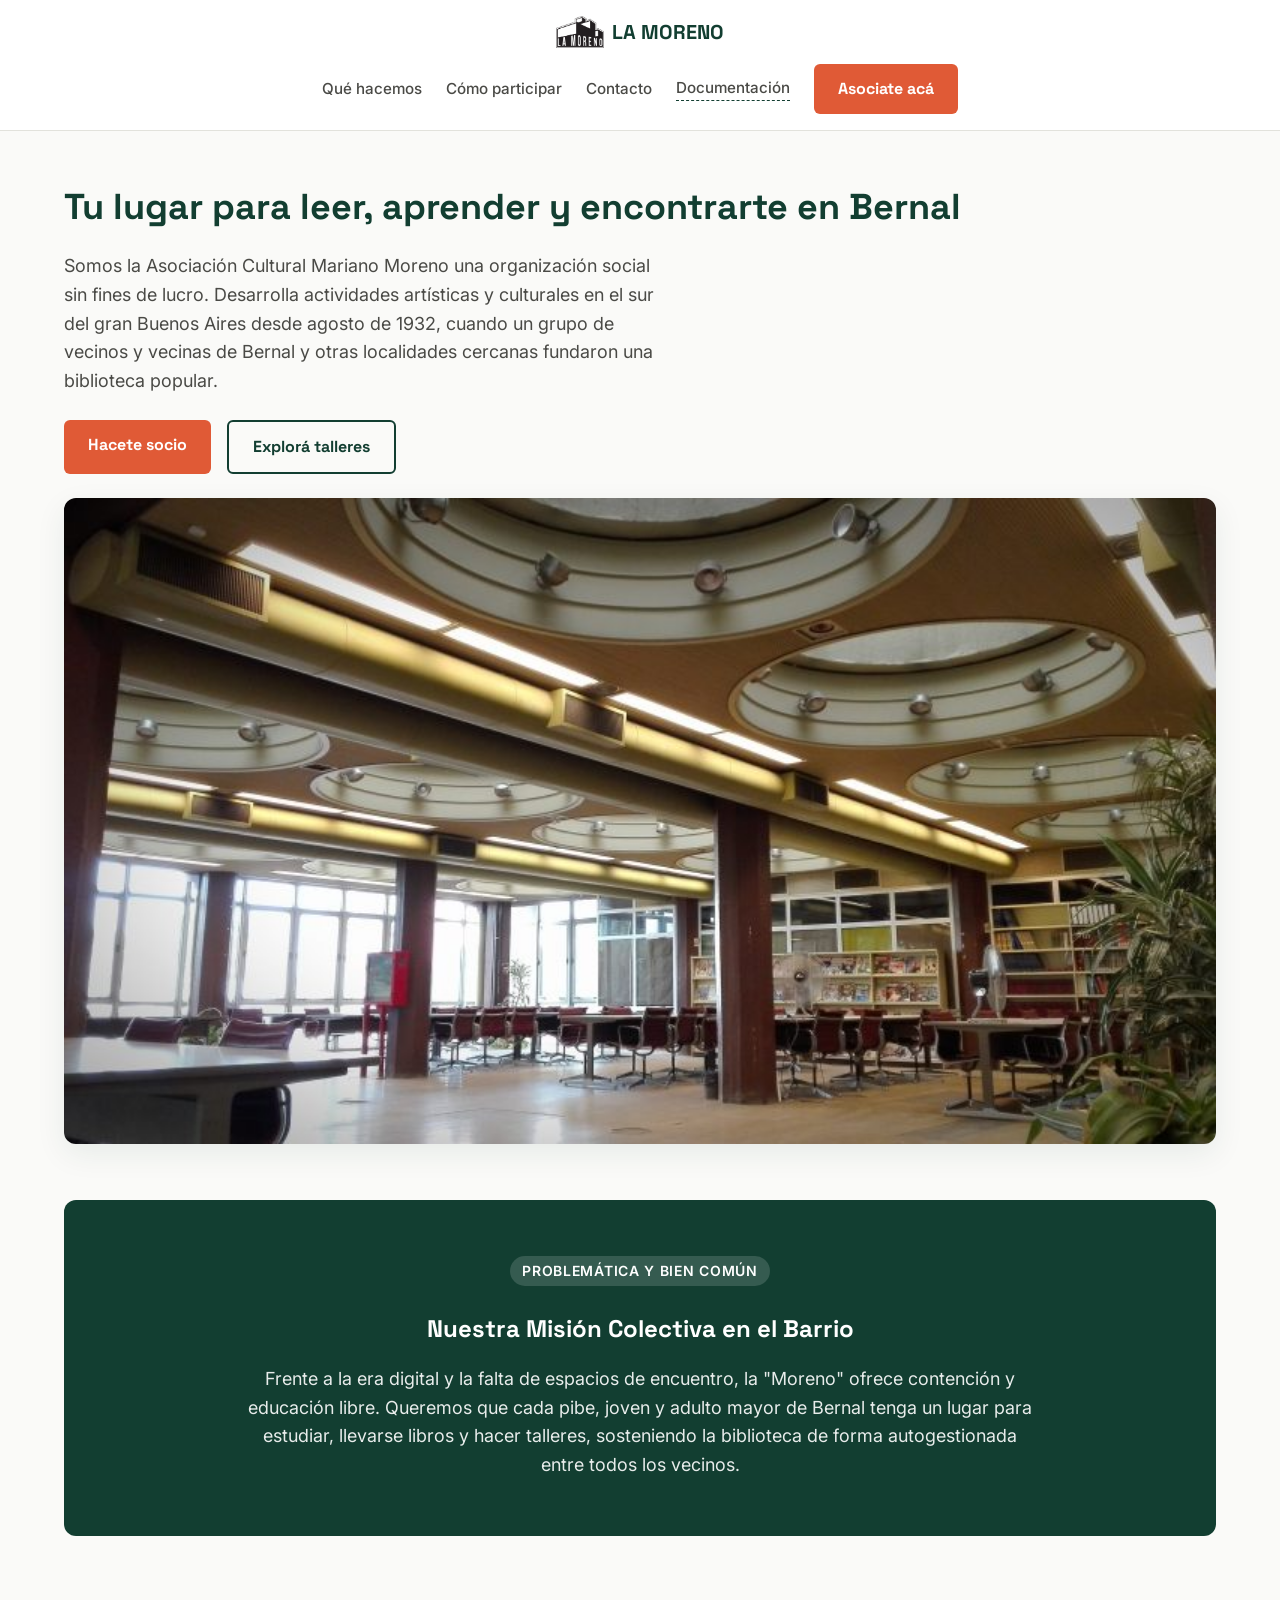
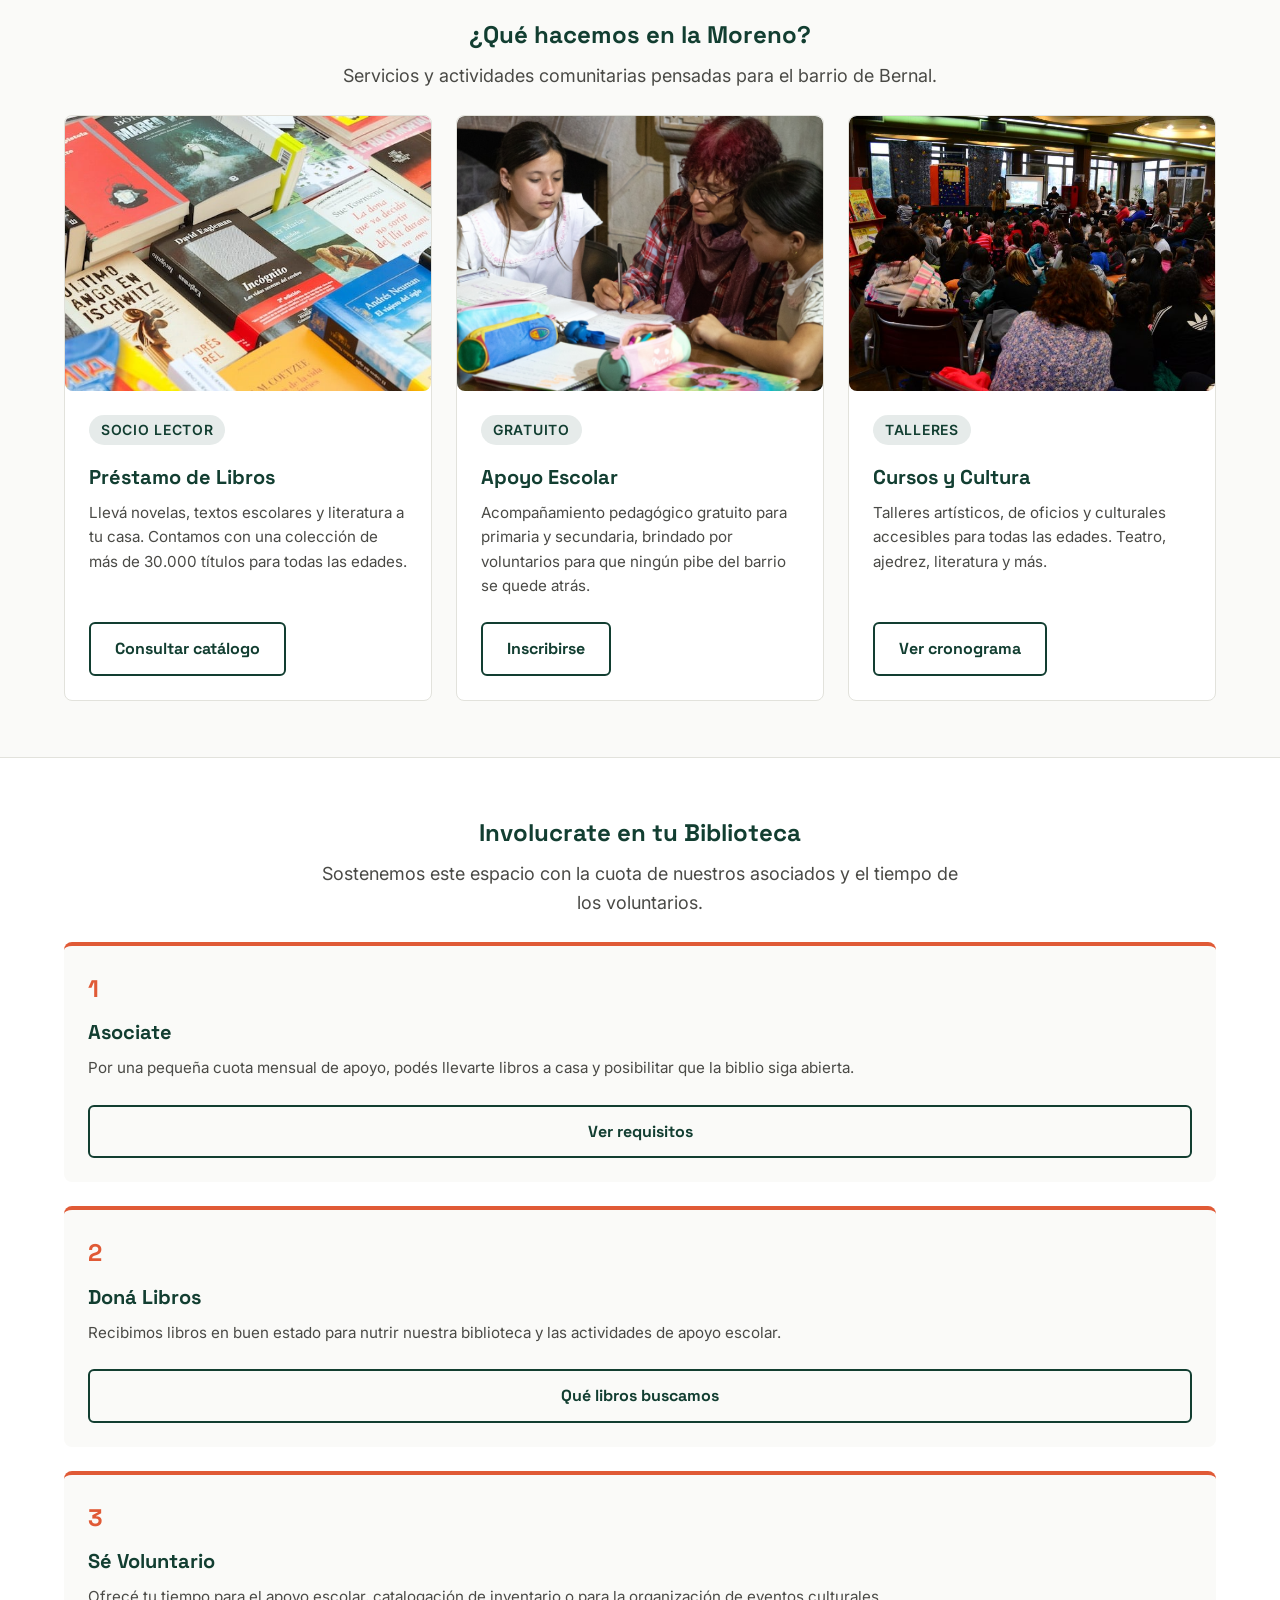
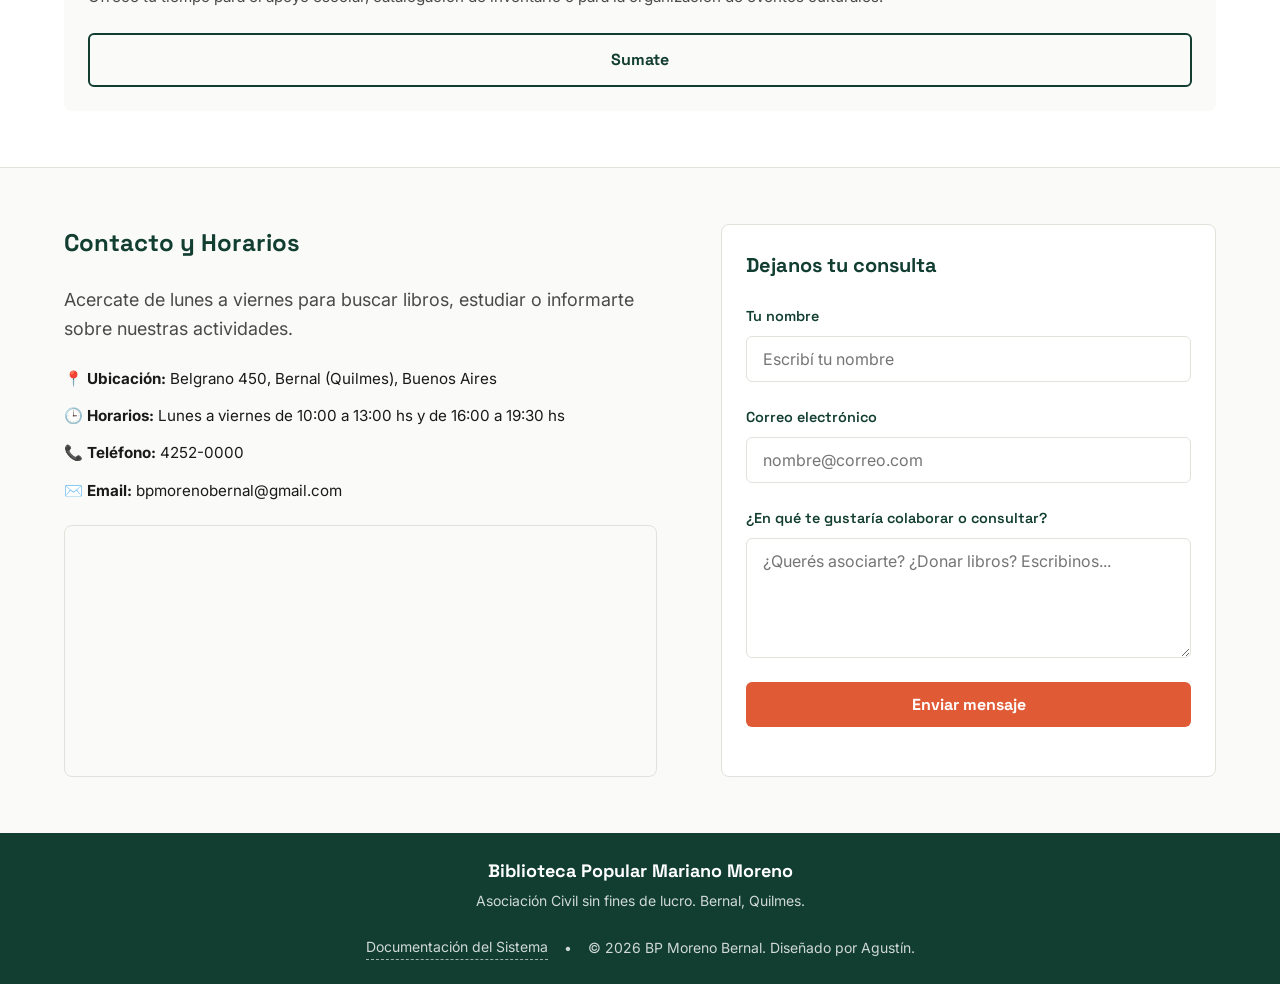
<file: index.html>
<!DOCTYPE html>
<html lang="es">
<head>
  <meta charset="UTF-8">
  <meta name="viewport" content="width=device-width, initial-scale=1.0">
  <title>Biblioteca Popular Mariano Moreno - Bernal</title>
  
  <!-- tipografias de google -->
  <link rel="preconnect" href="https://fonts.googleapis.com">
  <link rel="preconnect" href="https://fonts.gstatic.com" crossorigin>
  <link href="https://fonts.googleapis.com/css2?family=Inter:wght@400;500;600&family=Space+Grotesk:wght@600;700&display=swap" rel="stylesheet">
  
  <!-- estilosss -->
  <link rel="stylesheet" href="estilos.css">
</head>
<body class="sitio-layout">

  <!--Encabezado -->
  <header class="encabezado-principal">
    <div class="contenedor-header">
      <a href="index.html" class="marca-logo">
        <img src="img/lamoreno.png" alt="Logotipo" class="marca-logo__imagen">
        <span class="marca-logo__nombre">LA MORENO</span>
      </a>
      <nav class="navegacion-principal">
        <a href="#que-hacemos" class="enlace-nav">Qué hacemos</a>
        <a href="#como-participar" class="enlace-nav">Cómo participar</a>
        <a href="#contacto" class="enlace-nav">Contacto</a>
        <a href="documentacion.html" class="enlace-nav enlace-nav--documentacion">Documentación</a>
        <a href="#como-participar" class="btn-destacado">Asociate acá</a>
      </nav>
    </div>
  </header>

  <main class="contenido-principal">
    
    <!-- presentacion - hero -->
    <section class="presentacion-hero">
      <div class="presentacion-hero__texto">
        <h1 class="presentacion-hero__titulo">Tu lugar para leer, aprender y encontrarte en Bernal</h1>
        <p class="presentacion-hero__bajada">Somos la Asociación Cultural Mariano Moreno una organización social sin fines de lucro. Desarrolla actividades artísticas y culturales en el sur del gran Buenos Aires desde agosto de 1932, cuando un grupo de vecinos y vecinas de Bernal y otras localidades cercanas fundaron una biblioteca popular.</p>
        <div class="presentacion-hero__acciones">
          <a href="#como-participar" class="btn-destacado">Hacete socio</a>
          <a href="#que-hacemos" class="btn-accion">Explorá talleres</a>
        </div>
      </div>
      <div class="presentacion-hero__imagen-contenedor">
        <img src="img/biblioteca.jpg" alt="Interior de la Biblioteca Popular Mariano Moreno con estanterías de libros y mesas de estudio" class="imagen-actividad">
      </div>
    </section>

    <!-- La problematica y Bien Comun (Para responder la devolucion del profe) -->
    <section class="seccion-problematica">
      <div class="seccion-problematica__tarjeta">
        <div class="seccion-problematica__texto">
          <span class="etiqueta-categoria">Problemática y bien común</span>
          <h2 class="seccion-problematica__titulo">Nuestra Misión Colectiva en el Barrio</h2>
          <p class="seccion-problematica__parrafo">Frente a la era digital y la falta de espacios de encuentro, la "Moreno" ofrece contención y educación libre. Queremos que cada pibe, joven y adulto mayor de Bernal tenga un lugar para estudiar, llevarse libros y hacer talleres, sosteniendo la biblioteca de forma autogestionada entre todos los vecinos.</p>
        </div>
      </div>
    </section>

    <!-- grillass -->
    <section id="que-hacemos" class="seccion-grilla">
      <div class="seccion-grilla__encabezado">
        <h2 class="seccion-grilla__titulo">¿Qué hacemos en la Moreno?</h2>
        <p class="seccion-grilla__subtitulo">Servicios y actividades comunitarias pensadas para el barrio de Bernal.</p>
      </div>
      
      <!-- Cont trjetas Query -->
      <div class="grilla-servicios">
        
        <!-- Tarj 1 -->
        <div class="contenedor-tarjeta">
          <article class="tarjeta-servicio">
            <img src="img/libros.jpg" alt="Sala de lectura de la biblioteca" class="imagen-actividad">
            <div class="tarjeta-servicio__cuerpo">
              <span class="etiqueta-categoria">Socio Lector</span>
              <h3 class="tarjeta-servicio__titulo">Préstamo de Libros</h3>
              <p class="tarjeta-servicio__descripcion">Llevá novelas, textos escolares y literatura a tu casa. Contamos con una colección de más de 30.000 títulos para todas las edades.</p>
              <a href="#contacto" class="btn-accion">Consultar catálogo</a>
            </div>
          </article>
        </div>

        <!-- Tarjeta2 -->
        <div class="contenedor-tarjeta">
          <article class="tarjeta-servicio">
            <img src="img/escolar.png" alt="Niños en apoyo escolar" class="imagen-actividad">
            <div class="tarjeta-servicio__cuerpo">
              <span class="etiqueta-categoria">Gratuito</span>
              <h3 class="tarjeta-servicio__titulo">Apoyo Escolar</h3>
              <p class="tarjeta-servicio__descripcion">Acompañamiento pedagógico gratuito para primaria y secundaria, brindado por voluntarios para que ningún pibe del barrio se quede atrás.</p>
              <a href="#contacto" class="btn-accion">Inscribirse</a>
            </div>
          </article>
        </div>

        <!-- Tarjta 3 -->
        <div class="contenedor-tarjeta">
          <article class="tarjeta-servicio">
            <img src="img/cursos.jpg" alt="Taller cultural" class="imagen-actividad">
            <div class="tarjeta-servicio__cuerpo">
              <span class="etiqueta-categoria">Talleres</span>
              <h3 class="tarjeta-servicio__titulo">Cursos y Cultura</h3>
              <p class="tarjeta-servicio__descripcion">Talleres artísticos, de oficios y culturales accesibles para todas las edades. Teatro, ajedrez, literatura y más.</p>
              <a href="#contacto" class="btn-accion">Ver cronograma</a>
            </div>
          </article>
        </div>

      </div>
    </section>

    <!-- como participar -->
    <section id="como-participar" class="pasos-involucrarse">
      <div class="seccion-grilla__encabezado">
        <h2 class="seccion-grilla__titulo">Involucrate en tu Biblioteca</h2>
        <p class="seccion-grilla__subtitulo">Sostenemos este espacio con la cuota de nuestros asociados y el tiempo de los voluntarios.</p>
      </div>

      <div class="grilla-pasos">
        <article class="item-paso">
          <span class="item-paso__numero">1</span>
          <h3 class="item-paso__titulo">Asociate</h3>
          <p class="item-paso__descripcion">Por una pequeña cuota mensual de apoyo, podés llevarte libros a casa y posibilitar que la biblio siga abierta.</p>
          <a href="#contacto" class="btn-accion">Ver requisitos</a>
        </article>

        <article class="item-paso">
          <span class="item-paso__numero">2</span>
          <h3 class="item-paso__titulo">Doná Libros</h3>
          <p class="item-paso__descripcion">Recibimos libros en buen estado para nutrir nuestra biblioteca y las actividades de apoyo escolar.</p>
          <a href="#contacto" class="btn-accion">Qué libros buscamos</a>
        </article>

        <article class="item-paso">
          <span class="item-paso__numero">3</span>
          <h3 class="item-paso__titulo">Sé Voluntario</h3>
          <p class="item-paso__descripcion">Ofrecé tu tiempo para el apoyo escolar, catalogación de inventario o para la organización de eventos culturales.</p>
          <a href="#contacto" class="btn-accion">Sumate</a>
        </article>
      </div>
    </section>

    <!-- contacto y ubic -->
    <section id="contacto" class="bloque-contacto">
      <div class="bloque-contacto__informacion">
        <h2 class="seccion-grilla__titulo">Contacto y Horarios</h2>
        <p class="bloque-contacto__texto">Acercate de lunes a viernes para buscar libros, estudiar o informarte sobre nuestras actividades.</p>
        
        <div class="grupo-direccion">
          <p class="grupo-direccion__item">📍 <strong>Ubicación:</strong> Belgrano 450, Bernal (Quilmes), Buenos Aires</p>
          <p class="grupo-direccion__item">🕒 <strong>Horarios:</strong> Lunes a viernes de 10:00 a 13:00 hs y de 16:00 a 19:30 hs</p>
          <p class="grupo-direccion__item">📞 <strong>Teléfono:</strong> 4252-0000</p>
          <p class="grupo-direccion__item">✉️ <strong>Email:</strong> bpmorenobernal@gmail.com</p>
        </div>

        <div class="bloque-contacto__mapa">
          <iframe src="https://www.google.com/maps/embed?pb=!1m18!1m12!1m3!1d3278.4116499696225!2d-58.2831861244081!3d-34.707338572918884!2m3!1f0!2f0!3f0!3m2!1i1024!2i768!4f13.1!3m3!1m2!1s0x95a32ebd970669d5%3A0x633efb251a37c956!2sBelgrano%20450%2C%20B1876%20Bernal%2C%20Provincia%20de%20Buenos%20Aires!5e0!3m2!1ses-419!2sar!4v1700000000000" width="100%" height="250" style="border:0; border-radius: 8px;" allowfullscreen="" loading="lazy" referrerpolicy="no-referrer-when-downgrade"></iframe>
        </div>
      </div>

      <div class="bloque-contacto__formulario-contenedor">
        <h3 class="tarjeta-servicio__titulo">Dejanos tu consulta</h3>
        <form class="formulario-consulta">
          <div class="campo-contacto">
            <label for="nombre" class="campo-contacto__etiqueta">Tu nombre</label>
            <input type="text" id="nombre" name="nombre" class="texto-entrada" placeholder="Escribí tu nombre" required>
          </div>
          <div class="campo-contacto">
            <label for="email" class="campo-contacto__etiqueta">Correo electrónico</label>
            <input type="email" id="email" name="email" class="texto-entrada" placeholder="nombre@correo.com" required>
          </div>
          <div class="campo-contacto">
            <label for="mensaje" class="campo-contacto__etiqueta">¿En qué te gustaría colaborar o consultar?</label>
            <textarea id="mensaje" name="mensaje" class="texto-entrada texto-entrada--textarea" placeholder="¿Querés asociarte? ¿Donar libros? Escribinos..." required></textarea>
          </div>
          <button type="submit" class="btn-destacado">Enviar mensaje</button>
        </form>
      </div>
    </section>

  </main>

  <!-- Organismo: Pie de página -->
  <footer class="pie-pagina">
    <div class="pie-pagina__contenedor">
      <div class="pie-pagina__info">
        <p class="pie-pagina__nombre">Biblioteca Popular Mariano Moreno</p>
        <p class="pie-pagina__detalles">Asociación Civil sin fines de lucro. Bernal, Quilmes.</p>
      </div>
      <div class="pie-pagina__enlaces">
        <a href="documentacion.html" class="pie-pagina__enlace">Documentación del Sistema</a>
        <span class="pie-pagina__separador">•</span>
        <span class="pie-pagina__copyright">&copy; 2026 BP Moreno Bernal. Diseñado por Agustín.</span>
      </div>
    </div>
  </footer>

</body>
</html>
</file>
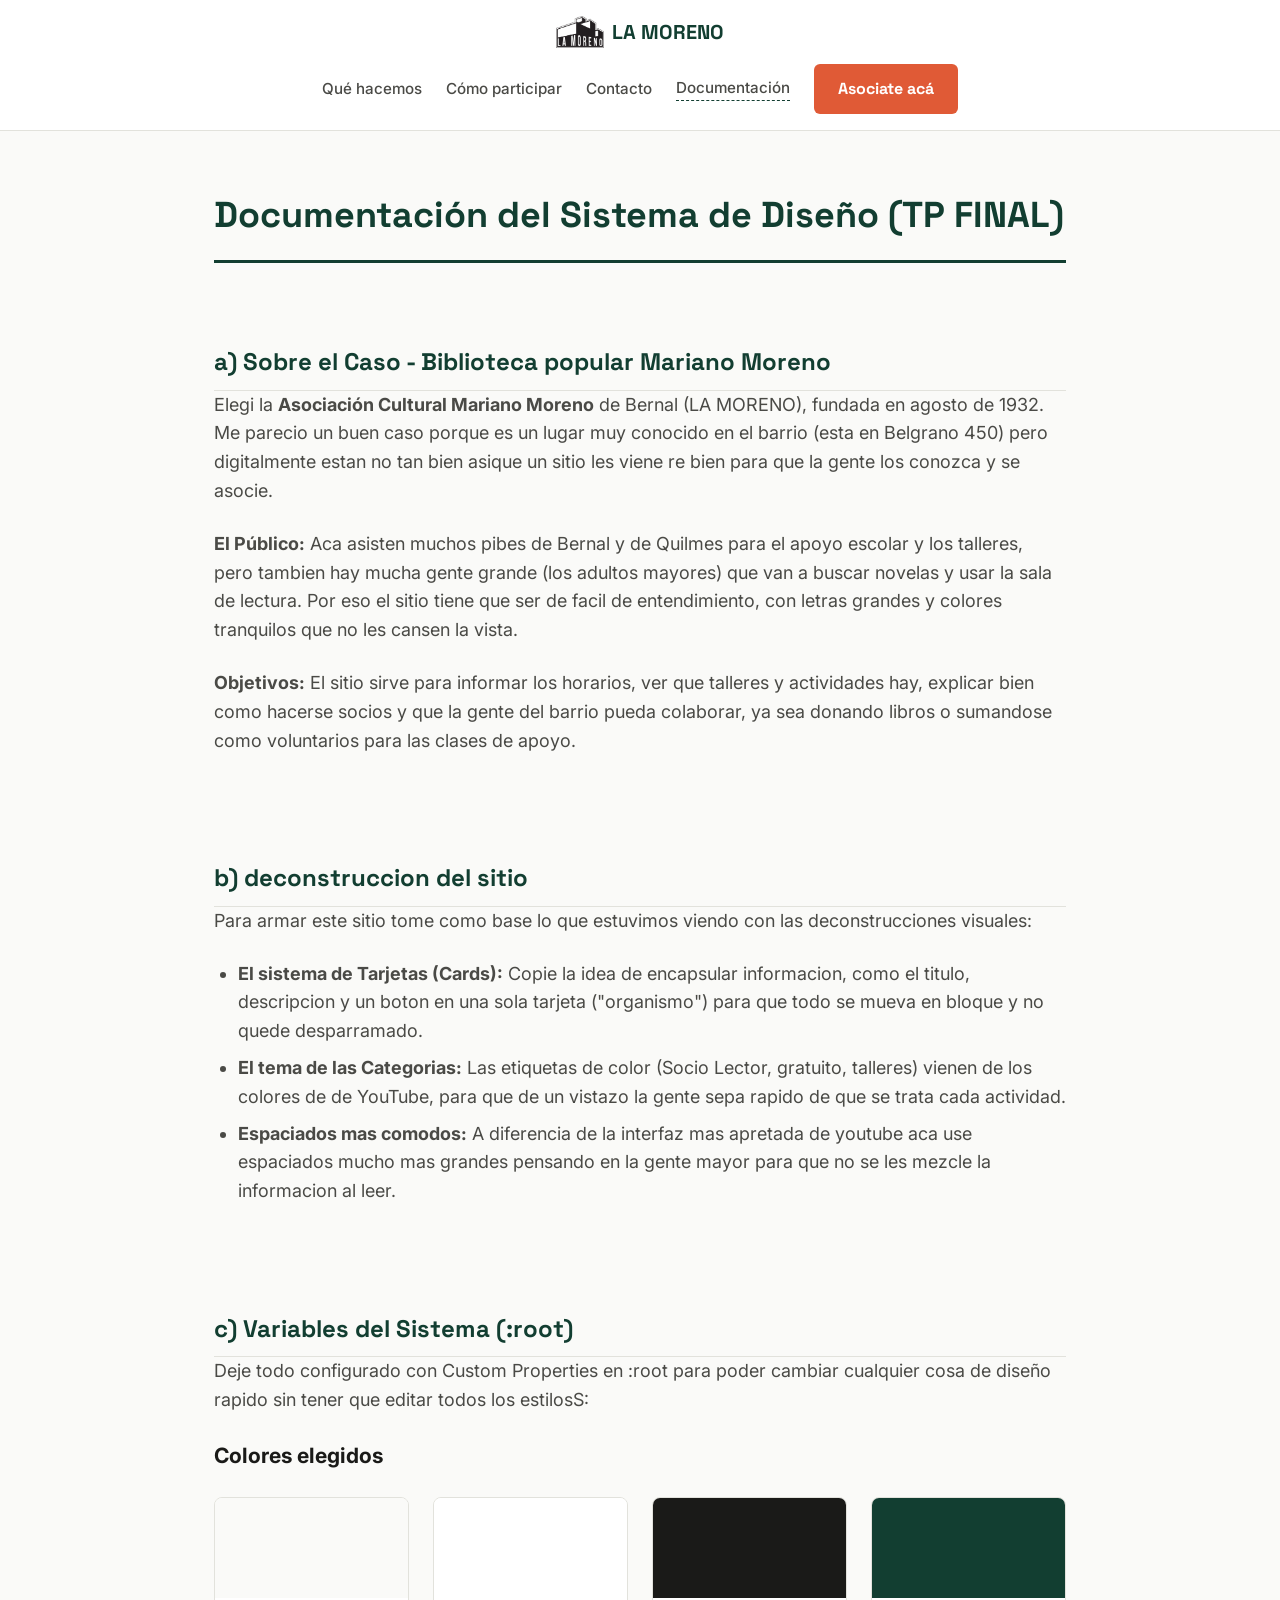
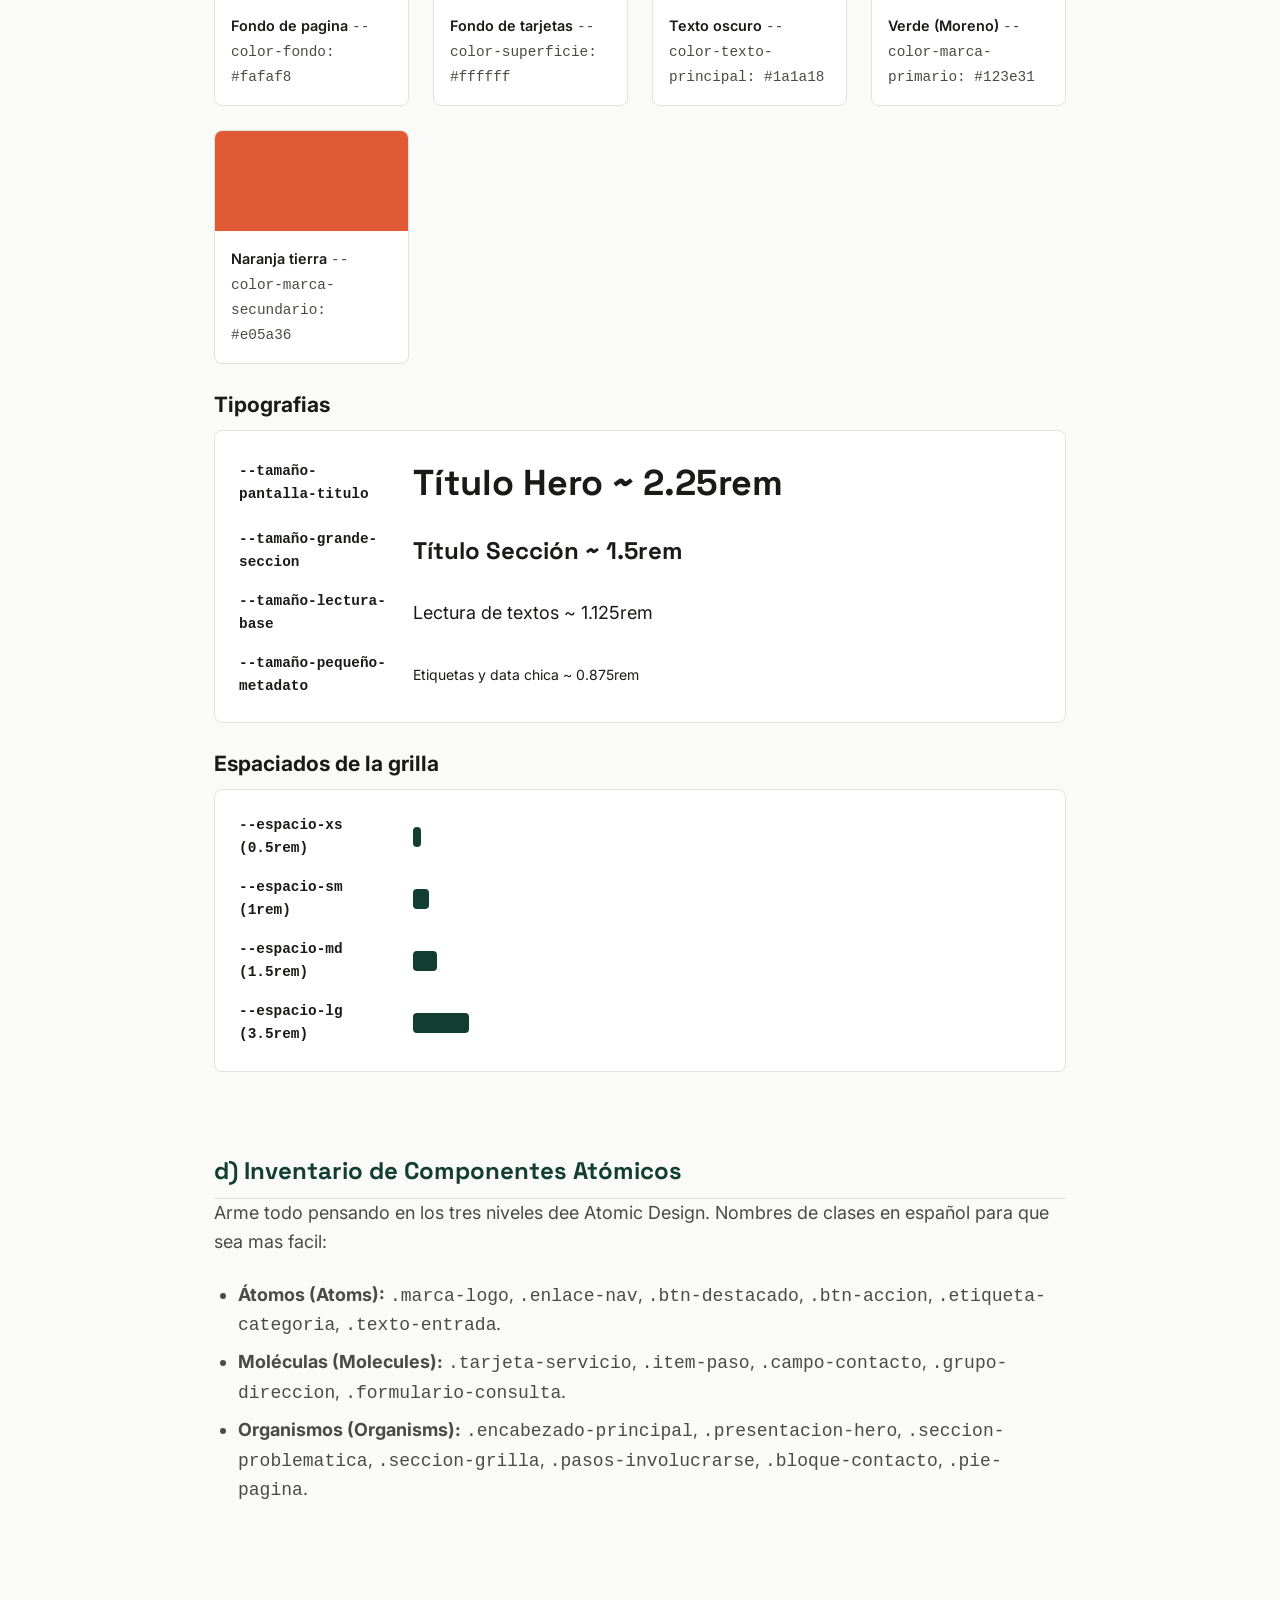
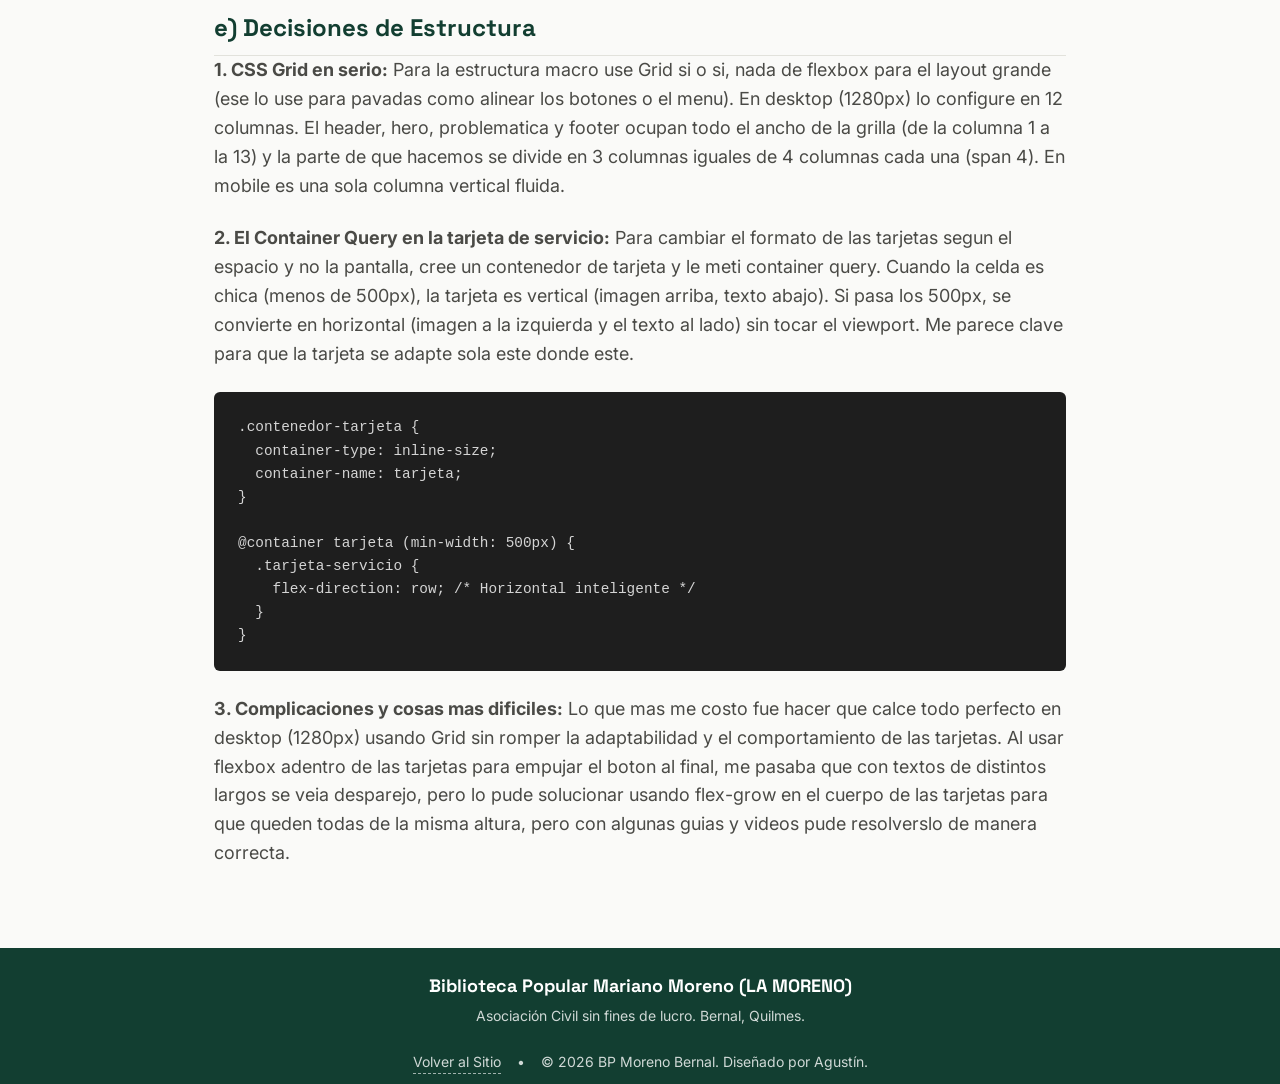
<file: documentacion.html>
<!DOCTYPE html>
<html lang="es">
<head>
  <meta charset="UTF-8">
  <meta name="viewport" content="width=device-width, initial-scale=1.0">
  <title>Documentacion de la Moreno - Bernal</title>
  
  <!-- tipografias de google -->
  <link rel="preconnect" href="https://fonts.googleapis.com">
  <link rel="preconnect" href="https://fonts.gstatic.com" crossorigin>
  <link href="https://fonts.googleapis.com/css2?family=Inter:wght@400;500;600&family=Space+Grotesk:wght@600;700&display=swap" rel="stylesheet">
  
  <!-- enlace al css de estilos -->
  <link rel="stylesheet" href="estilos.css">
  
  <!-- css extra para mostrar las cosas de diseño -->
  <style>
    .seccion-documentacion {
      padding-top: var(--espacio-lg);
      padding-bottom: var(--espacio-lg);
      display: flex;
      flex-direction: column;
      gap: var(--espacio-lg);
      max-width: 900px;
      margin: 0 auto;
      padding-left: var(--espacio-md);
      padding-right: var(--espacio-md);
    }
    .titulo-doc-general {
      font-family: var(--tipo-fuente-titulos);
      color: var(--color-marca-primario);
      font-size: var(--tamaño-pantalla-titulo);
      border-bottom: 3px solid var(--color-marca-primario);
      padding-bottom: var(--espacio-sm);
    }
    .subtitulo-doc {
      font-family: var(--tipo-fuente-titulos);
      color: var(--color-marca-primario);
      font-size: var(--tamaño-grande-seccion);
      margin-top: var(--espacio-md);
      border-bottom: 1px solid var(--color-borde-suave);
      padding-bottom: var(--espacio-xs);
    }
    .doc-texto {
      color: var(--color-texto-secundario);
      margin-bottom: var(--espacio-md);
    }
    .doc-lista {
      margin-left: var(--espacio-md);
      margin-bottom: var(--espacio-md);
      color: var(--color-texto-secundario);
    }
    .doc-lista li {
      margin-bottom: var(--espacio-xs);
    }
    .grid-colores {
      display: grid;
      grid-template-columns: repeat(auto-fit, minmax(180px, 1fr));
      gap: var(--espacio-md);
      margin-top: var(--espacio-md);
    }
    .muestra-color {
      border: 1px solid var(--color-borde-suave);
      border-radius: 8px;
      overflow: hidden;
      background: var(--color-superficie);
    }
    .color-bloque {
      height: 100px;
    }
    .color-info {
      padding: var(--espacio-sm);
      font-size: 0.9rem;
    }
    .color-nombre {
      font-weight: 600;
      color: var(--color-texto-principal);
    }
    .color-valor {
      font-family: monospace;
      color: var(--color-texto-secundario);
    }
    .escala-visual {
      display: flex;
      flex-direction: column;
      gap: var(--espacio-sm);
      background: var(--color-superficie);
      padding: var(--espacio-md);
      border-radius: 8px;
      border: 1px solid var(--color-borde-suave);
    }
    .escala-item {
      display: flex;
      align-items: center;
      gap: var(--espacio-md);
    }
    .escala-etiqueta {
      width: 150px;
      font-family: monospace;
      font-size: 0.9rem;
      font-weight: bold;
    }
    .escala-barra {
      background: var(--color-marca-primario);
      height: 20px;
      border-radius: 4px;
    }
    pre {
      background: #1e1e1e;
      color: #d4d4d4;
      padding: var(--espacio-md);
      border-radius: 6px;
      overflow-x: auto;
      font-size: 0.9rem;
      margin-bottom: var(--espacio-md);
    }
  </style>
</head>
<body class="sitio-layout">

  <!--Encabezado -->
  <header class="encabezado-principal">
    <div class="contenedor-header">
      <a href="index.html" class="marca-logo">
        <img src="img/lamoreno.png" alt="Logotipo de la Biblioteca LA MORENO" class="marca-logo__imagen">
        <span class="marca-logo__nombre">LA MORENO</span>
      </a>
      <nav class="navegacion-principal">
        <a href="index.html#que-hacemos" class="enlace-nav">Qué hacemos</a>
        <a href="index.html#como-participar" class="enlace-nav">Cómo participar</a>
        <a href="index.html#contacto" class="enlace-nav">Contacto</a>
        <a href="documentacion.html" class="enlace-nav enlace-nav--documentacion">Documentación</a>
        <a href="index.html#como-participar" class="btn-destacado">Asociate acá</a>
      </nav>
    </div>
  </header>

  <main class="contenido-principal">
    <section class="seccion-documentacion">
      <h1 class="titulo-doc-general">Documentación del Sistema de Diseño (TP FINAL)</h1>
      
      <!-- Seccion a) Sobre el Caso -->
      <section>
        <h2 class="subtitulo-doc">a) Sobre el Caso - Biblioteca popular Mariano Moreno</h2>
        <p class="doc-texto">Elegi la <strong>Asociación Cultural Mariano Moreno</strong> de Bernal (LA MORENO), fundada en agosto de 1932. Me parecio un buen caso porque es un lugar muy conocido en el barrio (esta en Belgrano 450) pero digitalmente estan no tan bien asique un sitio les viene re bien para que la gente los conozca y se asocie.</p>
        <p class="doc-texto"><strong>El Público:</strong> Aca asisten muchos pibes de Bernal y de Quilmes para el apoyo escolar y los talleres, pero tambien hay mucha gente grande (los adultos mayores) que van a buscar novelas y usar la sala de lectura. Por eso el sitio tiene que ser de facil de entendimiento, con letras grandes y colores tranquilos que no les cansen la vista.</p>
        <p class="doc-texto"><strong>Objetivos:</strong> El sitio sirve para informar los horarios, ver que talleres y actividades hay, explicar bien como hacerse socios y que la gente del barrio pueda colaborar, ya sea donando libros o sumandose como voluntarios para las clases de apoyo.</p>
      </section>

      <!-- Seccion b) Análisis de Referencia -->
      <section>
        <h2 class="subtitulo-doc">b) deconstruccion del sitio </h2>
        <p class="doc-texto">Para armar este sitio tome como base lo que estuvimos viendo con las deconstrucciones visuales:</p>
        <ul class="doc-lista">
          <li><strong>El sistema de Tarjetas (Cards):</strong> Copie la idea de encapsular informacion, como el titulo, descripcion y un boton en una sola tarjeta ("organismo") para que todo se mueva en bloque y no quede desparramado.</li>
          <li><strong>El tema de las Categorias:</strong> Las etiquetas de color (Socio Lector, gratuito, talleres) vienen de los colores de de YouTube, para que de un vistazo la gente sepa rapido de que se trata cada actividad.</li>
          <li><strong>Espaciados mas comodos:</strong> A diferencia de la interfaz mas apretada de youtube aca use espaciados mucho mas grandes pensando en la gente mayor para que no se les mezcle la informacion al leer.</li>
        </ul>
      </section>

      <!-- Seccion c) Variables del Sistema -->
      <section>
        <h2 class="subtitulo-doc">c) Variables del Sistema (:root)</h2>
        <p class="doc-texto">Deje todo configurado con Custom Properties en :root para poder cambiar cualquier cosa de diseño rapido sin tener que editar todos los estilosS:</p>
        
        <h3>Colores elegidos</h3>
        <div class="grid-colores">
          <div class="muestra-color">
            <div class="color-bloque" style="background-color: #fafaf8;"></div>
            <div class="color-info">
              <span class="color-nombre">Fondo de pagina</span>
              <span class="color-valor">--color-fondo: #fafaf8</span>
            </div>
          </div>
          <div class="muestra-color">
            <div class="color-bloque" style="background-color: #ffffff;"></div>
            <div class="color-info">
              <span class="color-nombre">Fondo de tarjetas</span>
              <span class="color-valor">--color-superficie: #ffffff</span>
            </div>
          </div>
          <div class="muestra-color">
            <div class="color-bloque" style="background-color: #1a1a18;"></div>
            <div class="color-info">
              <span class="color-nombre">Texto oscuro</span>
              <span class="color-valor">--color-texto-principal: #1a1a18</span>
            </div>
          </div>
          <div class="muestra-color">
            <div class="color-bloque" style="background-color: #123e31;"></div>
            <div class="color-info">
              <span class="color-nombre">Verde (Moreno)</span>
              <span class="color-valor">--color-marca-primario: #123e31</span>
            </div>
          </div>
          <div class="muestra-color">
            <div class="color-bloque" style="background-color: #e05a36;"></div>
            <div class="color-info">
              <span class="color-nombre">Naranja tierra</span>
              <span class="color-valor">--color-marca-secundario: #e05a36</span>
            </div>
          </div>
        </div>

        <h3 style="margin-top: 1.5rem; margin-bottom: 0.5rem;">Tipografias</h3>
        <div class="escala-visual">
          <div class="escala-item">
            <span class="escala-etiqueta">--tamaño-pantalla-titulo</span>
            <span style="font-size: 2.25rem; font-family: var(--tipo-fuente-titulos); font-weight:700;">Título Hero ~ 2.25rem</span>
          </div>
          <div class="escala-item">
            <span class="escala-etiqueta">--tamaño-grande-seccion</span>
            <span style="font-size: 1.5rem; font-family: var(--tipo-fuente-titulos); font-weight:700;">Título Sección ~ 1.5rem</span>
          </div>
          <div class="escala-item">
            <span class="escala-etiqueta">--tamaño-lectura-base</span>
            <span style="font-size: 1.125rem;">Lectura de textos ~ 1.125rem</span>
          </div>
          <div class="escala-item">
            <span class="escala-etiqueta">--tamaño-pequeño-metadato</span>
            <span style="font-size: 0.875rem;">Etiquetas y data chica ~ 0.875rem</span>
          </div>
        </div>

        <h3 style="margin-top: 1.5rem; margin-bottom: 0.5rem;">Espaciados de la grilla</h3>
        <div class="escala-visual">
          <div class="escala-item">
            <span class="escala-etiqueta">--espacio-xs (0.5rem)</span>
            <div class="escala-barra" style="width: 8px;"></div>
          </div>
          <div class="escala-item">
            <span class="escala-etiqueta">--espacio-sm (1rem)</span>
            <div class="escala-barra" style="width: 16px;"></div>
          </div>
          <div class="escala-item">
            <span class="escala-etiqueta">--espacio-md (1.5rem)</span>
            <div class="escala-barra" style="width: 24px;"></div>
          </div>
          <div class="escala-item">
            <span class="escala-etiqueta">--espacio-lg (3.5rem)</span>
            <div class="escala-barra" style="width: 56px;"></div>
          </div>
        </div>
      </section>

      <!-- Seccion d) Inventario de Componentes -->
      <section>
        <h2 class="subtitulo-doc">d) Inventario de Componentes Atómicos</h2>
        <p class="doc-texto">Arme todo pensando en los tres niveles dee Atomic Design. Nombres de clases en español para que sea mas facil:</p>
        <ul class="doc-lista">
          <li><strong>Átomos (Atoms):</strong> <code>.marca-logo</code>, <code>.enlace-nav</code>, <code>.btn-destacado</code>, <code>.btn-accion</code>, <code>.etiqueta-categoria</code>, <code>.texto-entrada</code>.</li>
          <li><strong>Moléculas (Molecules):</strong> <code>.tarjeta-servicio</code>, <code>.item-paso</code>, <code>.campo-contacto</code>, <code>.grupo-direccion</code>, <code>.formulario-consulta</code>.</li>
          <li><strong>Organismos (Organisms):</strong> <code>.encabezado-principal</code>, <code>.presentacion-hero</code>, <code>.seccion-problematica</code>, <code>.seccion-grilla</code>, <code>.pasos-involucrarse</code>, <code>.bloque-contacto</code>, <code>.pie-pagina</code>.</li>
        </ul>
      </section>

      <!-- Seccion e) estructura decisiones -->
      <section>
        <h2 class="subtitulo-doc">e) Decisiones de Estructura </h2>
        <p class="doc-texto"><strong>1. CSS Grid en serio:</strong> Para la estructura macro use Grid si o si, nada de flexbox para el layout grande (ese lo use para pavadas como alinear los botones o el menu). En desktop (1280px) lo configure en 12 columnas. El header, hero, problematica y footer ocupan todo el ancho de la grilla (de la columna 1 a la 13) y la parte de que hacemos se divide en 3 columnas iguales de 4 columnas cada una (span 4). En mobile es una sola columna vertical fluida.</p>
        <p class="doc-texto"><strong>2. El Container Query en la tarjeta de servicio:</strong> Para cambiar el formato de las tarjetas segun el espacio y no la pantalla, cree un contenedor de tarjeta y le meti container query. Cuando la celda es chica (menos de 500px), la tarjeta es vertical (imagen arriba, texto abajo). Si pasa los 500px, se convierte en horizontal (imagen a la izquierda y el texto al lado) sin tocar el viewport. Me parece clave para que la tarjeta se adapte sola este donde este.</p>
        <pre><code>.contenedor-tarjeta {
  container-type: inline-size;
  container-name: tarjeta;
}

@container tarjeta (min-width: 500px) {
  .tarjeta-servicio {
    flex-direction: row; /* Horizontal inteligente */
  }
}</code></pre>
        <p class="doc-texto"><strong>3. Complicaciones y cosas mas dificiles:</strong> Lo que mas me costo fue hacer que calce todo perfecto en desktop (1280px) usando Grid sin romper la adaptabilidad y el comportamiento de las tarjetas. Al usar flexbox adentro de las tarjetas para empujar el boton al final, me pasaba que con textos de distintos largos se veia desparejo, pero lo pude solucionar usando flex-grow en el cuerpo de las tarjetas para que queden todas de la misma altura, pero con algunas guias y videos pude resolverslo de manera correcta.</p>
      </section>
    </section>
  </main>

  <!-- Organismopie de página -->
  <footer class="pie-pagina">
    <div class="pie-pagina__contenedor">
      <div class="pie-pagina__info">
        <p class="pie-pagina__nombre">Biblioteca Popular Mariano Moreno (LA MORENO)</p>
        <p class="pie-pagina__detalles">Asociación Civil sin fines de lucro. Bernal, Quilmes.</p>
      </div>
      <div class="pie-pagina__enlaces">
        <a href="index.html" class="pie-pagina__enlace">Volver al Sitio</a>
        <span class="pie-pagina__separador">•</span>
        <span class="pie-pagina__copyright">&copy; 2026 BP Moreno Bernal. Diseñado por Agustín.</span>
      </div>
    </div>
  </footer>

</body>
</html>
</file>
<file: estilos.css>
/* variables de deiseñoo */
:root {
  /* 1. Paleta de colores <3 */
  --color-fondo: #fafaf8;             /* para evitar la fatiga visual */
  --color-superficie: #ffffff;        /* Blanco - tarjetas y bloques sobre el fondo para destacar los componentes) */
  --color-texto-principal: #1a1a18;   /* Casi negro para generar mayor contraste*/
  --color-texto-secundario: #4a4a46;  /* Gris oscuro - para descripciones */
  --color-marca-primario: #123e31;    /* Verde para que sen corrwesponda a accesesibilidad*/
  --color-marca-secundario: #e05a36;  /* rojo tierra */
  --color-borde-suave: #e2e2dc;       /* Gris - separadores y bordes de tarjetas */
  --color-alerta: #b91c1c;            /* Rojo - avisos o errores  */

  /* 2. tippografiaa */
  --tipo-fuente-titulos: "Space Grotesk", sans-serif; 
  --tipo-fuente-base: "Inter", sans-serif;            
  
  --tamaño-pantalla-titulo: 2.25rem;  /* (36px) Hero-Titulo */
  --tamaño-grande-seccion: 1.5rem;    /* (24px) Ttulos,,principales */
  --tamaño-tarjeta-destaque: 1.25rem; /* (20px) titulos de tarjetas y subtítulos */
  --tamaño-lectura-base: 1.125rem;    /* (18px) Cuerpo de texto  16px masomenos */
  --tamaño-pequeño-metadato: 0.875rem;/* (14px) Inform complementaria y etiquetas */

  /* escala de espaciado */
  --espacio-xs: 0.5rem;               /* (8px) margen interno de etiq*/
  --espacio-sm: 1rem;                 /* (16px) padding interno de tarjetas y botones */
  --espacio-md: 1.5rem;               /* (24px) Padding y separación de componentes */
  --espacio-lg: 3.5rem;               /* (56px) Separaciónes */
}

/* reseteo <3 */
*, *::before, *::after {
  box-sizing: border-box;
  margin: 0;
  padding: 0;
}

html {
  scroll-behavior: smooth;
}

body {
  background-color: var(--color-fondo);
  color: var(--color-texto-principal);
  font-family: var(--tipo-fuente-base);
  font-size: var(--tamaño-lectura-base);
  line-height: 1.6;
  -webkit-font-smoothing: antialiased;
}

img {
  max-width: 100%;
  height: auto;
  display: block;
}

a {
  color: inherit;
  text-decoration: none;
}

/* atomoooooos */
.marca-logo {
  display: flex;
  align-items: center;
  gap: var(--espacio-xs);
  font-family: var(--tipo-fuente-titulos);
  font-weight: 700;
  font-size: var(--tamaño-tarjeta-destaque);
}

/* logooooo */
.marca-logo__imagen {
  height: 32px;        
  width: auto;         
  object-fit: contain; 
  display: block;
}

.marca-logo__nombre {
  color: var(--color-marca-primario);
}
.enlace-nav {
  font-weight: 500;
  color: var(--color-texto-secundario);
  transition: color 0.2s ease;
  font-size: 0.95rem;
}

.enlace-nav:hover {
  color: var(--color-marca-primario);
}

.enlace-nav--documentacion {
  border-bottom: 1px dashed var(--color-marca-primario);
}

.btn-destacado {
  display: inline-block;
  background-color: var(--color-marca-secundario);
  color: #ffffff;
  padding: 0.75rem 1.5rem;
  border-radius: 6px;
  font-family: var(--tipo-fuente-titulos);
  font-weight: 700;
  font-size: 1rem;
  text-align: center;
  border: none;
  cursor: pointer;
  transition: transform 0.2s ease, background-color 0.2s ease, box-shadow 0.2s ease;
}

.btn-destacado:hover {
  background-color: #c94421;
  transform: translateY(-2px);
  box-shadow: 0 4px 12px rgba(224, 90, 54, 0.2);
}

.btn-accion {
  display: inline-block;
  background-color: transparent;
  color: var(--color-marca-primario);
  padding: 0.75rem 1.5rem;
  border-radius: 6px;
  font-family: var(--tipo-fuente-titulos);
  font-weight: 700;
  font-size: 1rem;
  text-align: center;
  border: 2px solid var(--color-marca-primario);
  cursor: pointer;
  transition: transform 0.2s ease, background-color 0.2s ease, color 0.2s ease;
}

.btn-accion:hover {
  background-color: var(--color-marca-primario);
  color: #ffffff;
  transform: translateY(-2px);
}

.imagen-actividad {
  width: 100%;
  border-radius: 8px;
  object-fit: cover;
}

.etiqueta-categoria {
  display: inline-block;
  background-color: rgba(18, 62, 49, 0.1);
  color: var(--color-marca-primario);
  padding: 0.25rem 0.75rem;
  border-radius: 50px;
  font-size: var(--tamaño-pequeño-metadato);
  font-weight: 600;
  text-transform: uppercase;
  letter-spacing: 0.05em;
  margin-bottom: var(--espacio-xs);
}

.texto-entrada {
  width: 100%;
  padding: 0.75rem 1rem;
  border: 1px solid var(--color-borde-suave);
  border-radius: 6px;
  font-family: var(--tipo-fuente-base);
  font-size: 1rem;
  background-color: #ffffff;
  color: var(--color-texto-principal);
  transition: border-color 0.2s ease;
}

.texto-entrada:focus {
  outline: none;
  border-color: var(--color-marca-primario);
}

.texto-entrada--textarea {
  min-height: 120px;
  resize: vertical;
}

/* estructura de layout(grids etc.) */
.sitio-layout {
  display: grid;
  grid-template-columns: 1fr;
  grid-template-rows: auto 1fr auto;
  min-height: 100vh;
}

/* cont principal */
.contenido-principal {
  display: grid;
  grid-template-columns: 1fr;
  row-gap: var(--espacio-lg);
}

/* Contaniner  de contenido normal */
.contenedor-header, 
.presentacion-hero, 
.seccion-problematica, /* problematicaaaaa */
.seccion-grilla, 
.pasos-involucrarse, 
.bloque-contacto, 
.pie-pagina__contenedor {
  width: 100%;
  max-width: 1200px;
  margin: 0 auto;
  padding-left: var(--espacio-md);
  padding-right: var(--espacio-md);
}

/* organnizacion. */

/* encabezado principal */
.encabezado-principal {
  background-color: var(--color-superficie);
  border-bottom: 1px solid var(--color-borde-suave);
  position: sticky;
  top: 0;
  z-index: 100;
}

.contenedor-header {
  display: flex;
  flex-direction: column;
  align-items: center;
  gap: var(--espacio-sm);
  padding-top: var(--espacio-sm);
  padding-bottom: var(--espacio-sm);
}

.navegacion-principal {
  display: flex;
  flex-wrap: wrap;
  justify-content: center;
  align-items: center;
  gap: var(--espacio-sm) var(--espacio-md);
}

/* presentacion-hero-tt */
.presentacion-hero {
  display: grid;
  grid-template-columns: 1fr;
  gap: var(--espacio-md);
  padding-top: var(--espacio-lg);
  align-items: center;
}

.presentacion-hero__texto {
  display: flex;
  flex-direction: column;
  gap: var(--espacio-md);
}

.presentacion-hero__titulo {
  font-family: var(--tipo-fuente-titulos);
  font-size: var(--tamaño-pantalla-titulo);
  line-height: 1.15;
  color: var(--color-marca-primario);
}

.presentacion-hero__bajada {
  color: var(--color-texto-secundario);
  font-size: var(--tamaño-lectura-base);
  max-width: 600px;
}

.presentacion-hero__acciones {
  display: flex;
  flex-wrap: wrap;
  gap: var(--espacio-sm);
}

.presentacion-hero__imagen-contenedor {
  display: flex;
  justify-content: center;
}

.presentacion-hero__imagen-contenedor img {
  border-radius: 12px;
  box-shadow: 0 10px 30px rgba(18, 62, 49, 0.08);
  width: 100%;
}

/* 
   problematica de la moreno <3 <3 <3 <3 <3 <3 <3 <3
    */
.seccion-problematica__tarjeta {
  background-color: var(--color-marca-primario);
  color: #ffffff;
  padding: var(--espacio-lg) var(--espacio-md);
  border-radius: 12px;
  text-align: center;
}

.seccion-problematica__texto {
  max-width: 800px;
  margin: 0 auto;
  display: flex;
  flex-direction: column;
  gap: var(--espacio-sm);
}

.seccion-problematica__texto .etiqueta-categoria {
  background-color: rgba(255, 255, 255, 0.15);
  color: #ffffff;
  align-self: center;
}

.seccion-problematica__titulo {
  font-family: var(--tipo-fuente-titulos);
  font-size: var(--tamaño-grande-seccion);
}

.seccion-problematica__parrafo {
  font-size: var(--tamaño-lectura-base);
  opacity: 0.9;
}

/* contenido de grills */
.seccion-grilla {
  padding-top: var(--espacio-md);
}

.seccion-grilla__encabezado {
  text-align: center;
  margin-bottom: var(--espacio-md);
  display: flex;
  flex-direction: column;
  gap: var(--espacio-xs);
}

.seccion-grilla__titulo {
  font-family: var(--tipo-fuente-titulos);
  font-size: var(--tamaño-grande-seccion);
  color: var(--color-marca-primario);
}

.seccion-grilla__subtitulo {
  color: var(--color-texto-secundario);
  max-width: 650px;
  margin: 0 auto;
}

.grilla-servicios {
  display: grid;
  grid-template-columns: 1fr;
  gap: var(--espacio-md);
}

/* contenefdores  */
.contenedor-tarjeta {
  container-type: inline-size;
  container-name: tarjeta;
}

.tarjeta-servicio {
  background-color: var(--color-superficie);
  border: 1px solid var(--color-borde-suave);
  border-radius: 8px;
  overflow: hidden;
  height: 100%;
  display: flex;
  flex-direction: column;
  transition: transform 0.2s ease, box-shadow 0.2s ease;
}

.tarjeta-servicio:hover {
  transform: translateY(-4px);
  box-shadow: 0 8px 24px rgba(0, 0, 0, 0.05);
}

.tarjeta-servicio img {
  aspect-ratio: 4 / 3;
  object-fit: cover;
  width: 100%;
}

.tarjeta-servicio__cuerpo {
  padding: var(--espacio-md);
  display: flex;
  flex-direction: column;
  align-items: flex-start;
  gap: var(--espacio-xs);
  flex-grow: 1;
}

.tarjeta-servicio__titulo {
  font-family: var(--tipo-fuente-titulos);
  font-size: var(--tamaño-tarjeta-destaque);
  color: var(--color-marca-primario);
}

.tarjeta-servicio__descripcion {
  color: var(--color-texto-secundario);
  font-size: 0.95rem;
  margin-bottom: var(--espacio-sm);
  flex-grow: 1;
}

/* cont query segun el ancho q ocupe */
@container tarjeta (min-width: 500px) {
  .tarjeta-servicio {
    flex-direction: row; 
  }

  .tarjeta-servicio img {
    width: 200px;
    height: 100%;
    min-height: 240px;
    aspect-ratio: auto;
  }

  .tarjeta-servicio__cuerpo {
    padding: var(--espacio-md);
  }
}

/* part - inv */
.pasos-involucrarse {
  background-color: var(--color-superficie);
  border-top: 1px solid var(--color-borde-suave);
  border-bottom: 1px solid var(--color-borde-suave);
  padding-top: var(--espacio-lg);
  padding-bottom: var(--espacio-lg);
  max-width: none; /* ir de borde a bord */
  width: 100%;
}

.grilla-pasos {
  display: grid;
  grid-template-columns: 1fr;
  gap: var(--espacio-md);
  max-width: 1200px;
  margin: 0 auto;
  padding-left: var(--espacio-md);
  padding-right: var(--espacio-md);
}

.item-paso {
  background-color: var(--color-fondo);
  border-radius: 8px;
  padding: var(--espacio-md);
  display: flex;
  flex-direction: column;
  gap: var(--espacio-xs);
  border-top: 4px solid var(--color-marca-secundario);
}

.item-paso__numero {
  font-family: var(--tipo-fuente-titulos);
  font-size: var(--tamaño-grande-seccion);
  color: var(--color-marca-secundario);
  font-weight: 700;
}

.item-paso__titulo {
  font-family: var(--tipo-fuente-titulos);
  font-size: var(--tamaño-tarjeta-destaque);
  color: var(--color-marca-primario);
}

.item-paso__descripcion {
  color: var(--color-texto-secundario);
  font-size: 0.95rem;
  margin-bottom: var(--espacio-sm);
}

/* contact y ubi */
.bloque-contacto {
  display: grid;
  grid-template-columns: 1fr;
  gap: var(--espacio-lg);
  padding-bottom: var(--espacio-lg);
}

.bloque-contacto__informacion {
  display: flex;
  flex-direction: column;
  gap: var(--espacio-md);
}

.bloque-contacto__texto {
  color: var(--color-texto-secundario);
}

.grupo-direccion {
  display: flex;
  flex-direction: column;
  gap: var(--espacio-sm);
}

.grupo-direccion__item {
  font-size: 0.95rem;
  line-height: 1.4;
}

.bloque-contacto__mapa {
  border: 1px solid var(--color-borde-suave);
  border-radius: 8px;
  overflow: hidden;
  line-height: 0;
}

.bloque-contacto__formulario-contenedor {
  background-color: var(--color-superficie);
  border: 1px solid var(--color-borde-suave);
  border-radius: 8px;
  padding: var(--espacio-md);
  display: flex;
  flex-direction: column;
  gap: var(--espacio-md);
}

.formulario-consulta {
  display: flex;
  flex-direction: column;
  gap: var(--espacio-md);
}

.campo-contacto {
  display: flex;
  flex-direction: column;
  gap: var(--espacio-xs);
}

.campo-contacto__etiqueta {
  font-family: var(--tipo-fuente-titulos);
  font-size: 0.9rem;
  font-weight: 600;
  color: var(--color-marca-primario);
}

/* pieeeeeE */
.pie-pagina {
  background-color: var(--color-marca-primario);
  color: rgba(255, 255, 255, 0.8);
  padding-top: var(--espacio-md);
  padding-bottom: var(--espacio-md);
}

.pie-pagina__contenedor {
  display: flex;
  flex-direction: column;
  justify-content: space-between;
  align-items: center;
  gap: var(--espacio-md);
}

.pie-pagina__info {
  text-align: center;
}

.pie-pagina__nombre {
  font-family: var(--tipo-fuente-titulos);
  font-weight: 700;
  color: #ffffff;
}

.pie-pagina__detalles {
  font-size: var(--tamaño-pequeño-metadato);
  margin-top: 4px;
}

.pie-pagina__enlaces {
  display: flex;
  flex-wrap: wrap;
  justify-content: center;
  align-items: center;
  gap: var(--espacio-xs) var(--espacio-sm);
  font-size: var(--tamaño-pequeño-metadato);
}

.pie-pagina__enlace {
  border-bottom: 1px dashed rgba(255, 255, 255, 0.6);
  transition: color 0.2s ease;
}

.pie-pagina__enlace:hover {
  color: var(--color-marca-secundario);
}

/*media queeeeeeries */

@media (min-width: 1280px) {

  .sitio-layout {
    grid-template-columns: repeat(12, 1fr);
  }

  .encabezado-principal, 
  .contenido-principal, 
  .seccion-problematica,
  .pie-pagina {
    grid-column: 1 / -1;
  }

  /* REGLA CORREGIDA: Asegura que los contenedores de las tarjetas se ordenen en 3 columnas */
  .grilla-servicios {
    display: grid;
    grid-template-columns: repeat(3, 1fr); /* 3 Columnas de tarjetas */
    gap: var(--espacio-md);                /* Espaciado entre ellas */
  }

  .bloque-contacto {
    grid-template-columns: 1.2fr 1fr;
    gap: 4rem;
  }
}
</file>
